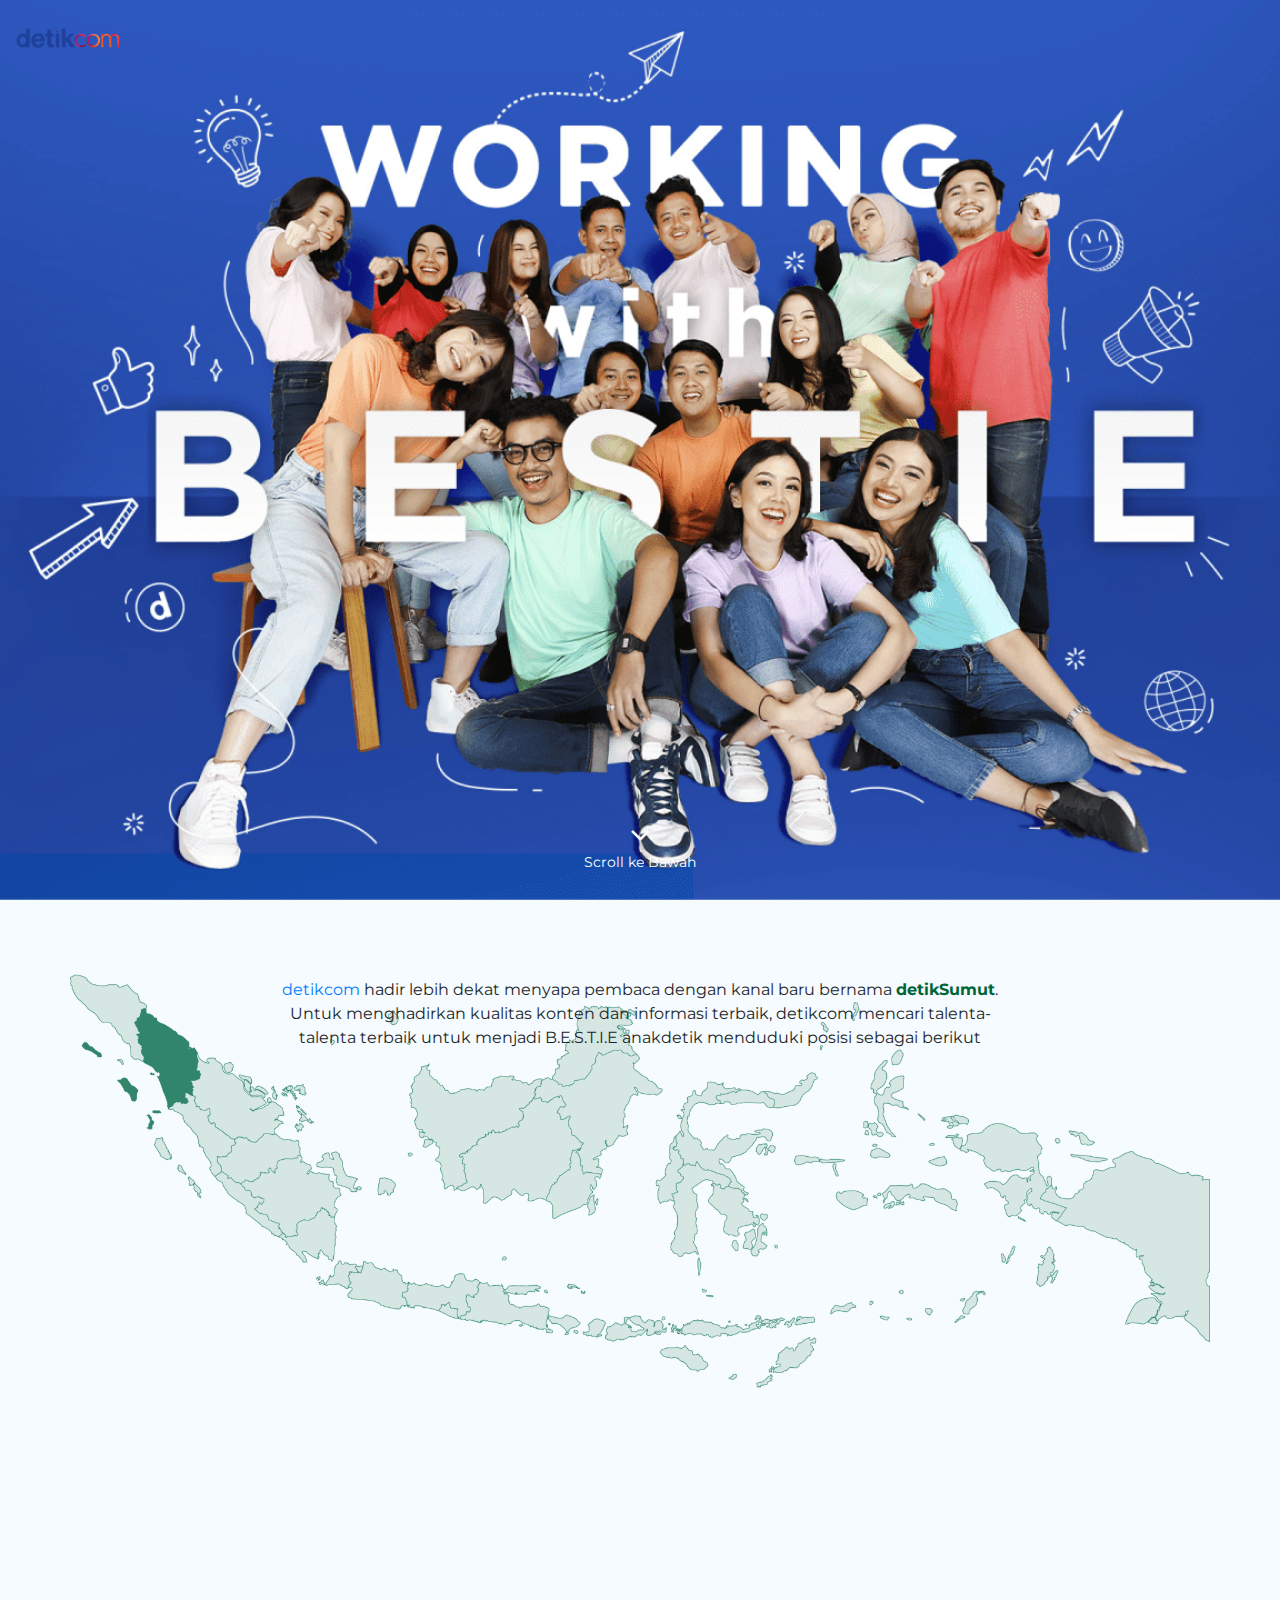
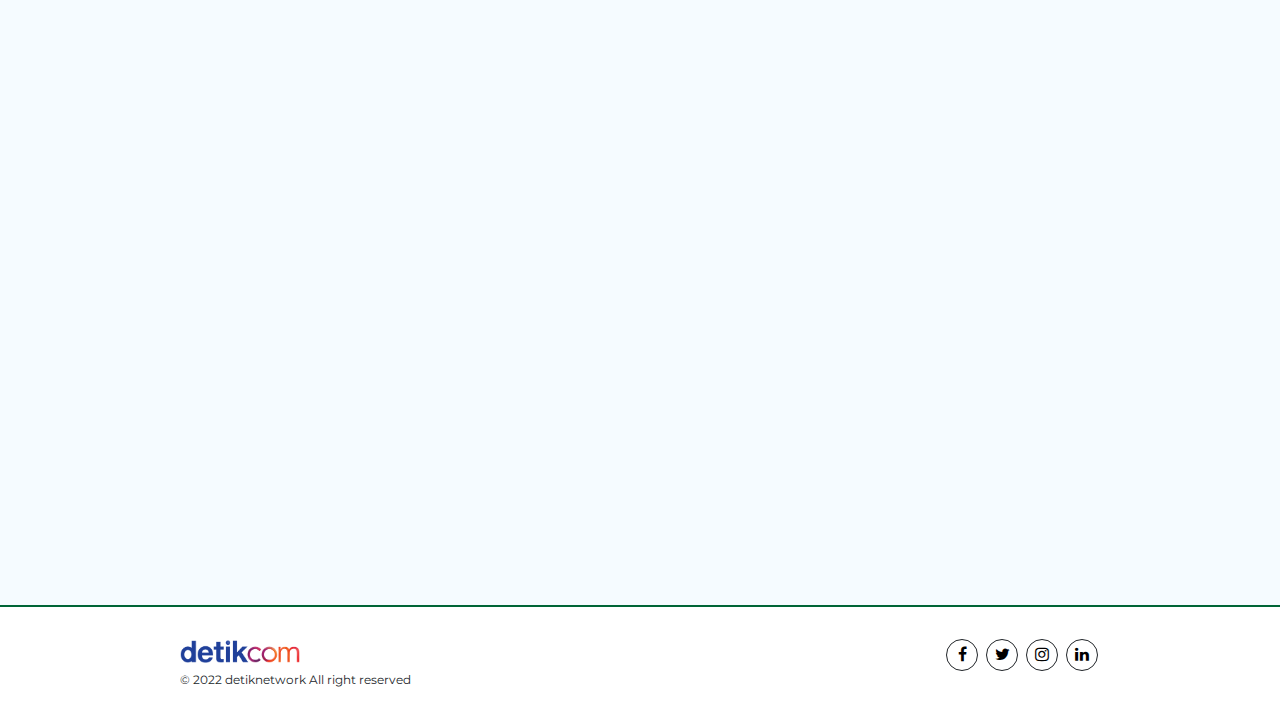
<file: karir.html>
<!DOCTYPE html>
<html lang="en">
<head>
    <meta charset="UTF-8">
    <meta http-equiv="X-UA-Compatible" content="IE=edge">
    <meta name="viewport" content="width=device-width, initial-scale=1.0">
    <title>Karir Detik Sumut</title>
    <link rel="stylesheet" href="sass/bootstrap.min.css">
    <link rel="stylesheet" href="sass/aos.css">
    <link rel="stylesheet" href="sass/slick-theme.css">
    <link rel="stylesheet" href="sass/slick.css">
    <link rel="stylesheet" href="sass/flaticon.css">
    <link rel="stylesheet" href="sass/font-awesome.css">
    <link rel="stylesheet" href="sass/style.css">
    <link rel="stylesheet" href="sass/karir.css">
</head>
<body>

    <main>
        <div class="preloader">
            <div class="waiting">
                <img
                src="img/detikcom.png"
                alt="detikX"
                title="detikX"
                loading="lazy"
                class="animate"
                />
            </div>
        </div>
        <div class="logo logo-header">
            <a href="#" class="navbar-brand ">
            <!-- <span class="color-white">Raja Ampatku</span> -->
            <img src="img/detikcom.png" alt="detikcom" title="detikcom">
            </a>
        </div>
        <section class="hero">
            <div class="hero__bannerx">
                <div class="image">
                    <picture>
                        <source media="(max-width:766px)" srcset="img/hero/1-mob.jpg">
                        <img src="img/hero/1.png" alt="Flowers">
                      </picture>
                </div>
            </div>
            <div class="scroll-todown">
                <i class="fa fa-angle-down"></i>
                <div>Scroll ke Bawah</div>
            </div>
        </section>
        <section class="usp">
            <!-- <div class="usp__bg">
                <img src="img/sumatera.png" alt="" title="" loading="lazy">
            </div> -->
            <div class="container bgbg">
                <div class="bgbg__img">
                    <img src="img/sumatera.png" alt="" title="" loading="lazy">
                </div>
                <div class="text-center">
                    <h2 class="color-green" data-aos="zoom-in">Karir</h2>
                    <div class="row">
                        <div class="col-md-8 offset-md-2">
                            <p><a href="https://detik.com" target="_blank">detikcom</a> hadir lebih dekat menyapa pembaca dengan kanal baru bernama <span class="color-green"><b>detikSumut</b></span>. Untuk menghadirkan kualitas konten dan informasi terbaik, detikcom mencari talenta-talenta terbaik untuk menjadi B.E.S.T.I.E anakdetik menduduki posisi sebagai berikut
                            </p>
                        </div>
                    </div>
                </div>
                <div class="row">
                    <div class="col-md-10 offset-md-1">
                        <div class="position-relative" data-aos="zoom-in">
                            <!-- <div class="usp__animate one">
                                <img src="img/icon/1.png" alt="" title="" loading="lazy">
                            </div>
                            <div class="usp__animate two">
                                <img src="img/icon/2.png" alt="" title="" loading="lazy">
                            </div> -->
                            <div class="wraping">
                                <ul class="faq">
                                    <li class="question">
                                        <i class="fa fa-angle-down" style="transition: all 0.2s ease 0s;"></i>
                                        <span>Redaktur</span>
                                    </li>
                                    <li class="answer" style="display: none;">
                                        <ul class="listing">
                                            <li>Memiliki kemampuan menulis yang baik, menarik, dan akurat sesuai deadline.</li>
                                            <li>Memiliki pengalaman sebagai  Redaktur selama minimal 2 tahun di media lokal ternama</li>
                                            <li>Memiliki jejaring yang kuat dari birokrat, pengusaha dan komunitas-komunitas lokal</li>
                                            <li>Harus memiliki rasa ingin tahu yang kuat untuk membuat berita daerah(konten news hingga gaya hidup).</li>
                                            <li>Menguasai bahasa Inggris dan bahasa Indonesia dengan sangat baik (lisan maupun tulisan)</li>
                                            <li>Memiliki minat dan keingintahuan yang luas terhadap pemberitaan dan isu-isu yang berkembang di daerah. Dari isu politik hingga berita viral</li>
                                            <li>Memiliki pengetahuan tentang media online dan media sosial. </li>
                                            <li>Menunjukkan inisiatif dan motivasi diri. Bisa bekerja di bawah tekanan dan dalam lingkungan yang serba cepat. </li>
                                            <li>Tangguh dan punya integritas</li>
                                        </ul>
                                    </li>
                                    
                                    <li class="question">
                                        <i class="fa fa-angle-down" style="transition: all 0.2s ease 0s;"></i>
                                        <span>Asisten Redaktur</span>
                                    </li>
                                    <li class="answer" style="display: none;">
                                        <ul class="listing">
                                            <li>Memiliki kemampuan menulis yang baik, menarik, dan akurat sesuai deadline.</li>
                                            <li>Memiliki pengalaman sebagai Asisten Redaktur selama minimal 2 tahun di media lokal ternama</li>
                                            <li>Memiliki jejaring yang kuat dari birokrat, pengusaha dan komunitas-komunitas lokal</li>
                                            <li>Harus memiliki rasa ingin tahu yang kuat untuk membuat berita daerah(konten news hingga gaya hidup).</li>
                                            <li>Menguasai bahasa Inggris dan bahasa Indonesia dengan sangat baik (lisan maupun tulisan)</li>
                                            <li>Memiliki minat dan keingintahuan yang luas terhadap pemberitaan dan isu-isu yang berkembang di daerah. Dari isu politik hingga berita viral</li>
                                            <li>Memiliki pengetahuan tentang media online dan media sosial. </li>
                                            <li>Menunjukkan inisiatif dan motivasi diri. Bisa bekerja di bawah tekanan dan dalam lingkungan yang serba cepat. </li>
                                            <li>Tangguh dan punya integritas</li>
                                        </ul>
                                    </li>

                                    <li class="question">
                                        <i class="fa fa-angle-down" style="transition: all 0.2s ease 0s;"></i>
                                        <span>News Reporter</span>
                                    </li>
                                    <li class="answer" style="display: none;">
                                        <ul class="listing">
                                            <li>Memiliki latar belakang pendidikan Jurnalistik. Terbuka untuk seluruh jurusan dan fresh graduate.</li>
                                            <li>Memiliki kemampuan menulis yang baik, menarik, dan akurat sesuai deadline.</li>
                                            <li>Memiliki pengalaman di Pers Kampus lebih diutamakan</li>
                                            <li>Memiliki rasa ingin tahu yang kuat untuk membuat berita (konten news dan gaya hidup). </li>
                                            <li>Menguasai bahasa Inggris dan bahasa Indonesia dengan baik (lisan maupun tulisan)</li>
                                            <li>Memiliki minat dan keingintahuan yang luas terhadap pemberitaan dan isu-isu yang berkembang di daerah. Dari isu politik hingga berita viral</li>
                                            <li>Memiliki pengetahuan tentang media online dan media sosial. </li>
                                            <li>Harus menunjukkan inisiatif dan motivasi diri. Bisa bekerja di bawah tekanan dan dalam lingkungan yang serba cepat.</li>
                                        </ul>
                                    </li>

                                    <li class="question">
                                        <i class="fa fa-angle-down" style="transition: all 0.2s ease 0s;"></i>
                                        <span>SEO Writer</span>
                                    </li>
                                    <li class="answer" style="display: none;">
                                        <ul class="listing">
                                            <li>Memiliki pengalaman di bidang yang sama minimal 2-3 tahun. </li>
                                            <li>Memiliki pengetahuan tentang analisis web dan memahami cara menggunakannya untuk meningkatkan dan mengoptimalkan halaman untuk mesin pencari. Tools: Google Analytics, Google Search Console dan Ahrefs.</li>
                                            <li>Pemahaman tentang teknik SEO yang kuat. </li>
                                            <li>Memiliki kemampuan berkomunikasi yang baik.</li>
                                            <li>Detail Oriented, kreatif, proaktif.</li>

                                        </ul>
                                    </li>

                                    <li class="question">
                                        <i class="fa fa-angle-down" style="transition: all 0.2s ease 0s;"></i>
                                        <span>Social Media Specialist</span>
                                    </li>
                                    <li class="answer" style="display: none;">
                                        <ul class="listing">
                                            <li>Memiliki pemahaman yang mendalam seluruh platform media sosial (Facebook, Twitter, Instagram, Linkedin, Youtube, dsb.) termasuk fitur-fiturnya. </li>
                                            <li>Pengalaman menggunakan aplikasi management social media dan analytics tools (Hootsuites, Tweetdeck, Tweepi, Twellow, Facebook Business Manager, Twitter Analytics, dll.)</li>
                                            <li>Memiliki pengetahuan yang kuat tentang social media campaigns </li>
                                            <li>Pengalaman menulis, mengedit, dan membuat konten media sosial. </li>
                                            <li>Mampu merangsang keterlibatan audiensi dan menempatkan tone yang sesuai dengan target audience. Kalau mampu merangsang yang lainnya, kami gak ikut-ikut!</li>
                                            <li>Familiar menggunakan social media platform, monitoring, teknik agregator, dan analisa</li>


                                        </ul>
                                    </li>

                                    <li class="question">
                                        <i class="fa fa-angle-down" style="transition: all 0.2s ease 0s;"></i>
                                        <span>IT Support</span>
                                    </li>
                                    <li class="answer" style="display: none;">
                                        <ul class="listing">
                                            <li>Memiliki latar belakang pendidikan IT, Ilmu Komputer, Sistem Informasi, dan Teknik Komputer. </li>
                                            <li>Familiar dengan perangkat keras PC, printer, pemindai, peralatan periferal, perangkat seluler (iOS, Android). </li>
                                            <li>Memahami konektivitas pc klien - ethernet, TCP/IP, switch, router, dll</li>
                                            <li>Menguasai Linux (Ubuntu, CentOs, Redhat)</li>
                                            <li>Memiliki pengetahuan dasar LAN dan WLAN</li>
                                            <li>Memiliki pengalaman dengan live streaming media sosial (Facebook, Instagram, Youtube, dll). </li>
                                            <li>Sangat baik dalam keterampilan mendengarkan, memahami dengan tepat apa yang dibutuhkan pelanggan.</li>
                                            <li>Sociable, komunikatif, bertanggung jawab, proaktif, ramah, dan memiliki sikap yang baik.</li>
                                            


                                        </ul>
                                    </li>

                                    <li class="question">
                                        <i class="fa fa-angle-down" style="transition: all 0.2s ease 0s;"></i>
                                        <span>Admin Sekretaris</span>
                                    </li>
                                    <li class="answer" style="display: none;">
                                        <ul class="listing">
                                            <li>Bertanggung jawab untuk melaksanakan tugas-tugas administratif untuk mengoptimalkan alur kerja di kantor.</li>
                                            <li>Pendidikan Diploma atau S1 segala jurusan</li>
                                            <li>Teliti dalam organisasi</li>
                                            <li>Kemampuan berkomunikasi yang baik tertulis maupun lisan</li>
                                            <li>Kemampuan untuk bekerja di bawah tekanan dan multi tasking</li>
                                            <li>Mahir dalam mengoperasikan Microsoft Office (Word, Excel, PowerPoint)</li>
                                        </ul>
                                    </li>

                                    <li class="question">
                                        <i class="fa fa-angle-down" style="transition: all 0.2s ease 0s;"></i>
                                        <span>Video Journalist</span>
                                    </li>
                                    <li class="answer" style="display: none;">
                                        <ul class="listing">
                                            <li>Bertanggung jawab untuk menulis naskah berita dan melakukan live reports.</li>
                                            <li>Memiliki 1 tahun pengalaman di bidang video jurnalis dan fresh graduates dipersilakan melamar.</li>
                                            <li>Memiliki pengalaman kerja di industri media.</li>
                                            <li>Memiliki pengetahuan dalam menulis naskah berita.</li>
                                            <li>Kemampuan untuk bekerja di bawah tekanan dan multi tasking.</li>
                                            <li>Mahir dalam mengoperasikan Adobe dan kamera saat live report.</li>
                                            <li>Bersedia bekerja dengan perangkat pribadi.</li>
                                        </ul>
                                    </li>

                                    <li class="question">
                                        <i class="fa fa-angle-down" style="transition: all 0.2s ease 0s;"></i>
                                        <span>Video Editor</span>
                                    </li>
                                    <li class="answer" style="display: none;">
                                        <ul class="listing">
                                            <li>Bertanggung jawab untuk membuat dan mengedit video untuk menceritakan kejadian dalam konten.</li>
                                            <li>Mampu berpikir kreatif untuk mengembangkan dan menghasilkan ide baru sesuai target audiens.</li>
                                            <li>Memiliki 1 tahun pengalaman di bidang edit video menjadi nilai tambah.</li>
                                            <li>Memiliki pengalaman kerja di industri media.</li>
                                            <li>Memiliki pengetahuan di bidang grafik, film, atau sinematografi.</li>
                                            <li>Memiliki pengetahuan dasar tentang rekaman voice-over, kamera, sound mixing, dan color grading.</li>
                                            <li>Bersedia bekerja dengan perangkat pribadi.</li>
                                        </ul>
                                    </li>
                                   
                                </ul>
                            </div>
                        </div>
                    </div>
                </div>
                <br><br>
                <div class="row how">
                    <div class="col-md-10 offset-md-1">
                        <div class="row">
                            <div class="col-md-12">
                                <h3 data-aos="fade-up">Bagaimana Caranya?</h3>
                                <h2 data-aos="fade-up">Ikuti langkah-langkah berikut</h2>
                            </div>
                            <div class="col-md-6" data-aos="fade-right">
                                <div class="pl-5">
                                    <div class="card blue select-usp">
                                        <div class="card__iconx">
                                            <!-- <i class="flaticon flaticon-search"></i> -->
                                            <img src="img/icon4.png" alt="">
                                        </div>
                                        <div class="card__text">Tentukan bidang yang kamu suka dan sesuai dengan minat kamu.</div>
                                        <div class="card__title">Pilih Pekerjaan</div>
                                        <div>
                                            <i class="fa fa-ellipsis-h"></i>
                                            <h4 class="float-right">01</h4>
                                        </div>
                                    </div>
                                </div>
                            </div>

                            <div class="col-md-6" data-aos="fade-left">
                                <div class="pl-5">
                                    <div class="card yellow select-usp">
                                        <div class="card__iconx">
                                            <img src="img/cv.png" alt="">
                                        </div>
                                        <div class="card__text">Pilih CV dan foto kamu yang terbaru untuk dilihat oleh HRD</div>
                                        <div class="card__title">CV Terbaru</div>
                                        <div>
                                            <i class="fa fa-ellipsis-h"></i>
                                            <h4 class="float-right">02</h4>
                                        </div>

                                    </div>
                                </div>
                            </div>

                            <div class="col-md-6" data-aos="fade-right">
                                <div class="pl-5">
                                    <div class="card green select-usp">
                                        <div class="card__iconx">
                                            <img src="img/mail.png" alt="">
                                            <!-- <i class="flaticon flaticon-search"></i> -->
                                        </div>
                                        <div class="card__text">Kirimkan CV dan resume Anda dengan format detikSumut - Posisi - Nama Anda ke email dibawah ini</div>
                                        <div class="card__title">jobs@detik.com</div>
                                        <div>
                                            <i class="fa fa-ellipsis-h"></i>
                                            <h4 class="float-right">03</h4>
                                        </div>
                                        <!-- <div>
                                    
                                            <div class="icon-flat">
                                                <i class="flaticon flaticon-search"></i>
                                            </div>
                                        </div> -->
                                    </div>
                                </div>
                            </div>

                            <div class="col-md-6" data-aos="fade-left">
                                <div class="pl-5">
                                    <div class="card purple select-usp">
                                        <div class="card__iconx">
                                            <img src="img/checked.png" alt="">
                                        </div>
                                        <div class="card__text">Seluruh proses seleksi akan dilakukan di Kantor Biro detikSumut Medan
                                            "Hanya kandidat terpilih yang akan dihubungi"</div>
                                        <div class="card__title">Semoga Beruntung</div>
                                        <div>
                                            <i class="fa fa-ellipsis-h"></i>
                                            <h4 class="float-right">04</h4>
                                        </div>

                                    </div>
                                </div>
                            </div>
                        </div>
                    </div>
                </div>
                
                <!-- loading load more -->
                <div id="loading" class="container">
                    <div class="row">
                        <div class="col-md-4">
                            <span class="skeleton-box"></span>
                        </div>
                        <div class="col-md-4">
                            <span class="skeleton-box"></span>
                        </div>
                        <div class="col-md-4">
                            <span class="skeleton-box"></span>
                        </div>
                    </div>
                </div>
                <!-- loading load more -->
            </div>
        </section>
      
        <footer>
            <div class="container">
                <div class="row">
                    <div class="col-md-10 offset-md-1">
                        <div class="clearfix">
                            <div class="float-left">
                                <div class="logo-detik">
                                    <img src="img/detikcom.png" alt="" title="" loading="lazy">
                                </div>
                                <div class="copyright">&copy; 2022 detiknetwork All right reserved</div>
                            </div>
                            <div class="float-right">
                                <div class="sosmed">
                                    <div class="sosmed__icon">
                                        <a href="https://www.facebook.com/detikcom" target="_blank">
                                            <i class="fa fa-facebook"></i>
                                        </a>
                                    </div>
                                    <div class="sosmed__icon">
                                        <a href="https://twitter.com/detikcom" target="_blank">
                                            <i class="fa fa-twitter"></i>
                                        </a>
                                    </div>
                                    <div class="sosmed__icon">
                                        <a href="https://instagram.com/detikcom/" target="_blank">
                                            <i class="fa fa-instagram"></i>
                                        </a>
                                    </div>
                                    <div class="sosmed__icon">
                                        <a href="https://www.linkedin.com/company/detik-com/" target="_blank">
                                            <i class="fa fa-linkedin"></i>
                                        </a>
                                    </div>
                                </div>
                                
                            </div>

                        </div>
                    </div>
                </div>
            </div>
        </footer>
    </main>
    <script src="js/jquery-3.5.1.min.js"></script>
    <script src="js/bootstrap.bundle.min.js"></script>
    <script src="js/slick.min.js"></script>
    <script src="js/aos.js"></script>
    <script src="js/karir.js"></script>
</body>
</html>
</file>
<file: sass/flaticon.css>
/*
  Flaticon icon font: Flaticon
  Creation date: 18/11/2019 05:02
*/

/* collection 1 */ 

@font-face {
  font-family: "Flaticon";
  src: url("../fonts/Flaticon.eot");
  src: url("../fonts/Flaticon.eot?#iefix") format("embedded-opentype"),
       url("../fonts/Flaticon.woff2") format("woff2"),
       url("../fonts/Flaticon.woff") format("woff"),
       url("../fonts/Flaticon.ttf") format("truetype"),
       url("../fonts/Flaticon.svg#Flaticon") format("svg");
  font-weight: normal;
  font-style: normal;
}

@media screen and (-webkit-min-device-pixel-ratio:0) {
  @font-face {
    font-family: "Flaticon";
    src: url("../fonts/Flaticon.svg#Flaticon") format("svg");
  }
}

[class^="flaticon-"]:before, [class*=" flaticon-"]:before,
[class^="flaticon-"]:after, [class*=" flaticon-"]:after {   
  font-family: Flaticon;
        font-size: 20px;
font-style: normal;
margin-left: 20px;
}

.flaticon-internet:before { content: "\f100"; }
.flaticon-download:before { content: "\f101"; }
.flaticon-phone:before { content: "\f102"; }
.flaticon-cloud-connection:before { content: "\f103"; }
.flaticon-thinking:before { content: "\f104"; }
.flaticon-support:before { content: "\f105"; }
.flaticon-browser:before { content: "\f106"; }
.flaticon-loudspeaker:before { content: "\f107"; }
.flaticon-calendar:before { content: "\f108"; }
.flaticon-tag:before { content: "\f109"; }
.flaticon-growth:before { content: "\f10a"; }
.flaticon-speech-bubbles:before { content: "\f10b"; }
.flaticon-medal:before { content: "\f10c"; }
.flaticon-two-arrows:before { content: "\f10d"; }
.flaticon-prison:before { content: "\f10e"; }
.flaticon-award:before { content: "\f10f"; }
.flaticon-line-chart:before { content: "\f110"; }
.flaticon-steering-wheel:before { content: "\f111"; }
.flaticon-fender-bender:before { content: "\f112"; }
.flaticon-gps:before { content: "\f113"; }
.flaticon-translation:before { content: "\f114"; }
.flaticon-browser-1:before { content: "\f115"; }
.flaticon-translation-1:before { content: "\f116"; }
.flaticon-safe:before { content: "\f117"; }
.flaticon-car:before { content: "\f118"; }
.flaticon-calendar-1:before { content: "\f119"; }
.flaticon-folder:before { content: "\f11a"; }
.flaticon-search:before { content: "\f11b"; }
.flaticon-computer:before { content: "\f11c"; }
.flaticon-browser-2:before { content: "\f11d"; }
.flaticon-search-1:before { content: "\f11e"; }
.flaticon-traffic:before { content: "\f11f"; }
.flaticon-rental-car:before { content: "\f120"; }
.flaticon-vector:before { content: "\f121"; }
.flaticon-tools:before { content: "\f122"; }
.flaticon-presentation:before { content: "\f123"; }
.flaticon-money:before { content: "\f124"; }
.flaticon-development:before { content: "\f125"; }
.flaticon-first-aid:before { content: "\f126"; }
.flaticon-doctor:before { content: "\f127"; }
.flaticon-first-aid-1:before { content: "\f128"; }
.flaticon-sale:before { content: "\f129"; }
.flaticon-casino:before { content: "\f12a"; }
.flaticon-money-1:before { content: "\f12b"; }
.flaticon-devices:before { content: "\f12c"; }
.flaticon-layers:before { content: "\f12d"; }
.flaticon-analytics:before { content: "\f12e"; }
.flaticon-data:before { content: "\f12f"; }
.flaticon-startup:before { content: "\f130"; }
.flaticon-satellite:before { content: "\f131"; }

/* collection 2 */ 

@font-face {
  font-family: "flaticon2";
  src: url("../flaticon/collection2/Flaticon.eot");
  src: url("../flaticon/collection2/Flaticon.eot?#iefix") format("embedded-opentype"),
       url("../flaticon/collection2/Flaticon.woff2") format("woff2"),
       url("../flaticon/collection2/Flaticon.woff") format("woff"),
       url("../flaticon/collection2/Flaticon.ttf") format("truetype"),
       url("../flaticon/collection2/Flaticon.svg#Flaticon") format("svg");
  font-weight: normal;
  font-style: normal;
}

@media screen and (-webkit-min-device-pixel-ratio:0) {
  @font-face {
    font-family: "Flaticon2";
    src: url("../flaticon/collection2/Flaticon.svg#Flaticon") format("svg");
  }
}

[class^="flaticon2-"]:before, [class*=" flaticon2-"]:before,
[class^="flaticon2-"]:after, [class*=" flaticon2-"]:after {   
  font-family: Flaticon2;
        font-size: 20px;
font-style: normal;
margin-left: 20px;
}

.flaticon2-suitcase:before { content: "\f100"; }
.flaticon2-avatar:before { content: "\f101"; }
.flaticon2-award:before { content: "\f102"; }
.flaticon2-agreement:before { content: "\f103"; }
.flaticon2-target:before { content: "\f104"; }
.flaticon2-laborers:before { content: "\f105"; }
.flaticon2-wifi:before { content: "\f106"; }
.flaticon2-software:before { content: "\f107"; }
.flaticon2-computer:before { content: "\f108"; }
.flaticon2-cloud-computing:before { content: "\f109"; }
.flaticon2-process:before { content: "\f10a"; }
.flaticon2-assembly:before { content: "\f10b"; }
.flaticon2-horn:before { content: "\f10c"; }
.flaticon2-speech-bubble:before { content: "\f10d"; }
.flaticon2-monitor:before { content: "\f10e"; }
.flaticon2-star:before { content: "\f10f"; }

/* collection 3 */ 

@font-face {
  font-family: "Flaticon3";
  src: url("../flaticon/collection3/Flaticon.eot");
  src: url("../flaticon/collection3/Flaticon.eot?#iefix") format("embedded-opentype"),
       url("../flaticon/collection3/Flaticon.woff2") format("woff2"),
       url("../flaticon/collection3/Flaticon.woff") format("woff"),
       url("../flaticon/collection3/Flaticon.ttf") format("truetype"),
       url("../flaticon/collection3/Flaticon.svg#Flaticon") format("svg");
  font-weight: normal;
  font-style: normal;
}

@media screen and (-webkit-min-device-pixel-ratio:0) {
  @font-face {
    font-family: "Flaticon3";
    src: url("../flaticon/collection3/Flaticon.svg#Flaticon") format("svg");
  }
}

[class^="flaticon3-"]:before, [class*=" flaticon3-"]:before,
[class^="flaticon3-"]:after, [class*=" flaticon3-"]:after {   
  font-family: Flaticon3;
        font-size: 20px;
font-style: normal;
margin-left: 20px;
}

.flaticon3-clipboards:before { content: "\f100"; }
.flaticon3-shopping:before { content: "\f101"; }
.flaticon3-shopping-cart:before { content: "\f102"; }
.flaticon3-lock:before { content: "\f103"; }
.flaticon3-interface:before { content: "\f104"; }
.flaticon3-interaction:before { content: "\f105"; }
.flaticon3-detective:before { content: "\f106"; }
.flaticon3-payment-method:before { content: "\f107"; }
</file>
<file: sass/style.css>
﻿@import"https://fonts.googleapis.com/css2?family=Montserrat:wght@400;600;700&display=swap";main{overflow-x:hidden;font-family:"Montserrat";background:#f5fbff}main section{padding:32px 0;position:relative;z-index:3}main h2{font-size:32px;font-weight:600;margin:0 0 8px}main .bar{width:30px;height:2px;margin-bottom:8px;background-color:#fff}main .hero{padding:0;position:relative;z-index:2;height:100vh}@media screen and (max-width: 766px){main .hero{height:65vh}}main .hero .scroll-todown{position:absolute;text-align:center;cursor:pointer;bottom:0;left:50%;transform:translate(-50%, -50%);color:#fff;font-size:14px}main .hero .scroll-todown i{font-size:32px}main .hero__banner{height:100vh}main .hero .image{width:100%;height:100vh}@media screen and (max-width: 766px){main .hero .image{height:65vh}}main .hero .image img{width:100%;height:100%;object-fit:cover}main .card{margin:16px 0;cursor:pointer;padding:16px;transition:.3s;border-color:transparent;box-shadow:0px 5px 31.5px 3.5px rgba(0,78,255,.05);border-radius:16px}main .card__title{font-weight:600;margin:16px 0;font-size:18px}main .card.icon-orange:hover{background:#fff7dc}main .card.icon-orange i{color:#f1b535}main .card.icon-orange .icon-flat{background:#fbeed3}main .card.icon-orange .icon-flat i{color:#f1b535}main .card.icon-red:hover{background:#ffe8ed}main .card.icon-red i{color:#f04e5b}main .card.icon-red .icon-flat{background:#fcd4d7}main .card.icon-red .icon-flat i{color:#f04e5b}main .card.icon-purple:hover{background:#decafd}main .card.icon-purple i{color:#6c70ed}main .card.icon-purple .icon-flat{background:#d2b5ff}main .card.icon-purple .icon-flat i{color:#6c70ed}main .card.icon-blue:hover{background:#e4f9ff}main .card.icon-blue i{color:#00c4ff}main .card.icon-blue .icon-flat{background:#c6f2ff}main .card.icon-blue .icon-flat i{color:#00c4ff}main .card .icon-flat{height:80px;width:80px;border-radius:90px;position:relative;float:right;transition:.3s;text-align:center}main .card .icon-flat i::before{font-size:45px;line-height:80px;margin:0}main .scroll-totop{position:fixed;right:8px;bottom:8px;cursor:pointer;text-align:center;width:40px;z-index:99;height:40px;padding:3px;border-radius:50%;background:#f1b535;font-size:9px;color:#21409a}main .scroll-totop div{font-size:9px;position:relative;top:-8px}main .scroll-totop i{font-size:24px}main .btn{font-size:12px;font-weight:700}@media screen and (max-width: 766px){main .btn-third{font-size:24px}}main .btn-primary{background-color:#21409a;border-color:transparent}@keyframes spin{0%,100%{transform:rotate(0deg)}50%{transform:rotate(360deg)}}main .usp{position:relative}main .usp__animate{position:absolute;top:0;left:0;width:169px;height:auto;animation:spin 55s linear infinite}main .usp__animate.one{top:-32px;left:-32px}main .usp__animate.two{top:initial;animation:spin 45s linear infinite;left:initial;bottom:-32px;right:-32px;opacity:.4}main .usp__animate img{width:100%;height:100%}main .video{padding:46px 0 32px}@keyframes moveUp{0%,100%{top:0}50%{top:10px}}@keyframes moveRotate{0%,100%{transform:rotate(10deg)}50%{transform:rotate(15deg)}}main .video .help-bg{position:absolute;top:0px;animation:moveUp 1s linear infinite;left:0;width:80px;opacity:.4;transform:rotate(10deg);height:auto}main .video .help-bg.webinar{top:initial;left:initial;animation:moveRotate 1s linear infinite;right:0;bottom:0;opacity:1;width:128px}main .video .help-bg.lampu{width:120px;top:72px;opacity:1}main .video .help-bg.pesawat{left:initial;right:-64px;opacity:1;width:320px;animation:none;transform:rotate(-5deg)}main .video .help-bg img{width:100%;height:100%;object-fit:contain}@media screen and (max-width: 766px){main .video .help-bg{display:none}}main .video__latest{width:fit-content;height:420px;margin:0 auto;border-radius:16px;position:relative;overflow:hidden}main .video__latest .description{position:absolute;bottom:0;left:0;right:0;border-radius:0 0 16px 16px;height:120px;padding:8px 16px;background:linear-gradient(to bottom, rgba(0, 0, 0, 0.1), black)}main .video__latest .description__tag{display:inline;font-size:12px;background:rgba(0,0,0,.6);color:#fff;padding:4px;border-radius:4px}main .video__latest .description__materi{color:#fff;font-weight:700}main .video__latest img,main .video__latest video,main .video__latest iframe{width:100%;height:100%;border-radius:16px;object-fit:contain}@media screen and (max-width: 766px){main .video__latest img,main .video__latest video,main .video__latest iframe{object-fit:cover}}main .video .card{padding:0;margin:16px 0;overflow:hidden}main .video .card:hover .materi{color:#21409a}main .video .card:hover img{transform:scale(1.2)}main .video .card .content{padding:8px;transition:.3s;border-radius:0 0 16px 16px}main .video .card .content .materi{font-weight:600}main .video .card .content .name{font-size:12px;color:#444;margin:8px 0}main .video .card .content .tag{background:#fff4e4;color:#f90;display:inline;font-size:12px;padding:4px;border-radius:4px}main .video .card .content .btn{font-size:12px;font-weight:700}main .video .card .image{width:100%;height:170px;overflow:hidden}main .video .card .image img{width:100%;transition:.5s;height:100%;object-fit:cover;border-radius:16px 16px 0 0}main .btn-link{color:#002db3 !important}main .slick-next::before,main .slick-prev::before{font-size:52px;font-family:fontAwesome}main .slick-next{right:25px}main .slick-next::before{content:""}main .slick-prev{z-index:10;left:25px}main .slick-prev::before{content:""}.color-orange{color:#f1b535}.bg-orange{background:#f1b535}footer{background:#fff;padding:32px 0;border-top:2px solid #21409a}footer .sosmed{display:block}footer .sosmed a{color:#000}footer .sosmed__icon{display:inline-block;width:32px;height:32px;border:1px solid;text-align:center;margin:0 2px;padding:3px 0;border-radius:50%}footer .sosmed__icon:hover{border:1px solid #21409a}footer .sosmed__icon:hover a{color:#21409a}footer .copyright{font-size:12px;margin-top:8px}footer .logo-detik{width:120px;height:auto}footer .logo-detik img{width:100%;height:100%;object-fit:contain}#loading{position:relative;display:none;margin:0 15px}#loading .skeleton-box{display:inline-block;height:240px;width:100%;margin:10px 0;border-radius:16px;position:relative;overflow:hidden;background-color:#dddbdd}#loading .skeleton-box:after{position:absolute;top:0;right:0;bottom:0;left:0;transform:translateX(-100%);background-image:linear-gradient(90deg, rgba(255, 255, 255, 0) 0, rgba(255, 255, 255, 0.2) 20%, rgba(255, 255, 255, 0.5) 60%, rgba(255, 255, 255, 0));animation:shimmer 2s infinite;content:""}@keyframes shimmer{100%{transform:translateX(100%)}}.preloader{position:fixed;top:0;bottom:0;left:0;right:0;z-index:99999;background:rgba(255,255,255,.99)}.preloader .waiting{position:absolute;transform:translate(-50%, -50%);left:50%;top:50%;width:240px}.preloader .waiting img{width:100%;height:100%;object-fit:contain}.preloader .animate{-webkit-animation-duration:1.5s;animation-duration:1.5s;-webkit-animation-fill-mode:both;animation-fill-mode:both;-webkit-animation-timing-function:linear;animation-timing-function:linear;animation-iteration-count:infinite;-webkit-animation-iteration-count:infinite;-webkit-animation-name:bounce;animation-name:bounce}@-webkit-keyframes bounce{0%,100%{-webkit-transform:translateX(0)}50%{-webkit-transform:translateX(-10px)}}@keyframes bounce{0%,100%{transform:translateX(0)}50%{transform:translateX(-10px)}}.preloader .bounce{-webkit-animation-name:bounce;animation-name:bounce}.bottom-copy{display:none}@media screen and (max-width: 766px){.bottom-copy{position:absolute;bottom:10%;left:24px;color:#fff;font-size:20px;display:block}}/*# sourceMappingURL=style.css.map */
</file>
<file: sass/karir.css>
footer{background:#fff;padding:32px 0;border-top:2px solid #006536 !important}.hero{position:relative;z-index:50 !important}.usp{position:relative}.usp .bgbg{position:relative}.usp .bgbg__img{position:absolute;right:0;top:0;width:100%;opacity:.8;height:auto}.usp .bgbg__img img{width:100%;height:100%;object-fit:contain}.how h2{color:#006536}.how h3{font-size:16px;color:#077755;font-weight:600}@media screen and (max-width: 766px){.how .card{width:80%;left:15%}}.how .card h4{font-size:3rem;font-weight:600}.how .card.blue{background:#7cb5ea;box-shadow:0px 0px 40px rgba(124,181,234,.7)}.how .card.blue h4{color:#3898e2}.how .card.yellow{box-shadow:0px 0px 40px rgba(234,200,124,.7);background:#eac87c}.how .card.yellow h4{color:#e2b438}.how .card.green{background:#8be3c6}.how .card.green h4{color:#56d8b1}.how .card.purple{box-shadow:0px 0px 40px rgba(206,167,217,.7);background:#cea7d9}.how .card.purple h4{color:#bc84ca}.how .card__text{padding-left:8px}@media screen and (max-width: 766px){.how .card__text{padding-left:32px}}.how .card__iconx{position:absolute;box-shadow:-5px 10px 25px rgba(56,152,226,.4);left:-16%;top:5%;border-radius:8px;background:#fff;padding:8px}.how .card__iconx img{width:64px}.how .card__iconx i::before{font-size:3rem;font-style:normal;margin-left:auto;padding:16px}.color-green{color:#006536}.logo-header{position:absolute;left:16px;top:16px;z-index:999;width:120px}@media screen and (max-width: 766px){.logo-header{left:0;top:0}}.logo-header img{width:100%;height:100%;object-fit:contain}.faq{position:relative;list-style-type:none;border-radius:8px;padding:0;background:rgba(255,255,255,.7);box-shadow:2px 3px 3px #ccc}@media screen and (max-width: 766px){.faq{margin:0;padding:0}}.faq i{float:right;color:#000;font-size:20px}.faq>li{list-style-type:none;cursor:pointer;padding:12px 16px;font-size:14px;border-radius:8px;color:#444;border-bottom:1px solid rgba(0,0,0,.1)}.faq .listing{list-style:initial}.faq .question{transition:.3s;background:transparent}.faq .question:hover{background:linear-gradient(100deg, #006849 60%, #01b6cf 100%)}.faq .question:hover span{color:#fff}.faq .question span{font-weight:bold;font-size:18px;color:#1b1c22}.faq .answer{background-color:#ececec;padding:16px;color:#000}.faq .rotate{transform:rotate(-180deg)}/*# sourceMappingURL=karir.css.map */
</file>
